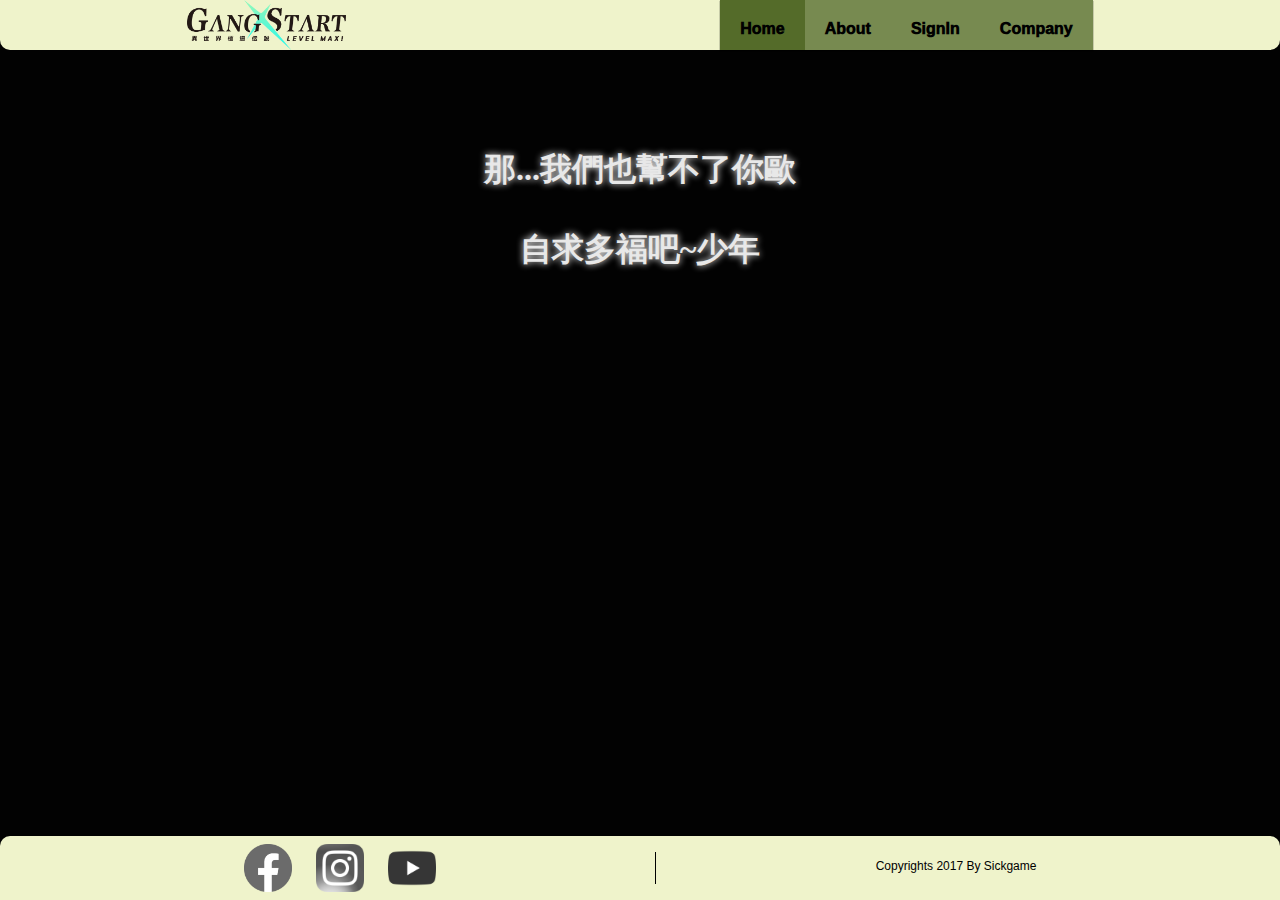
<file: forget.html>
<!DOCTYPE html>
<html lang="en" style="height:100%">
<head>
    <meta charset="UTF-8">
    <meta http-equiv="X-UA-Compatible" content="IE=edge">
    <meta name="viewport" content="width=device-width, initial-scale=1.0">
    <link rel="stylesheet" href="css/Normalize.css"> 
    <link rel="stylesheet" href="css/style.css">  
    <script src="js/jQuery 3.6.1.js"></script>
    <script src="https://code.jquery.com/jquery-3.6.1.min.js"></script>
    <title>Gang Start : 異世界極道傳說ㅣ非官方網站-找不到帳密</title>
</head>

<body onselectstart="return false" oncontextmenu="return false" style="height:100%"> <!-- onmousedown="return false"--> 
     <!--header-->
     <div class="wrapper">
        <div class="headerContainer">
            <header class="header">
                <img src="img/logo.png" class="logo" onmousedown="return false">
    
                <nav class="nav">
                    <ul class="nav-list">
                        <li class="nav-list-item in">
                            <a href="index.html" class="nav-list-link ">Home</a>
                        </li>
                        <li class="nav-list-item">
                            <a href="introduction.html" class="nav-list-link">About</a>
                        </li>
                        <li class="nav-list-item">
                            <a href="login.html" class="nav-list-link">SignIn</a>
                        </li>
                        <li class="nav-list-item">
                            <a href="other.html" class="nav-list-link">Company</a>
                        </li>
                    </ul>
                </nav>
                <div id="nav-icon3">
                    <span></span>
                    <span></span>
                    <span></span>
                    <span></span>
                </div>
                <div class="panel">
                    <a href="index.html" class="pages">Home</a>
                    <a href="introduction.html" class="pages">About</a>
                    <a href="login.html" class="pages">SignIn</a>
                    <a href="other.html" class="pages">Company</a>
                 </div>
            </header>
        </div>
    <!--main-->
    <div class="forget-main-content">
        <main class="main">

            <div class="mainTextArea">
                <h1 class="mainTitle">那...我們也幫不了你歐</h1>
                <h1 class="mainTitle">自求多福吧~少年</h1>
            </div>
        </main>
    </div>
</div>
<!--footer-->
<div class="footerContainer">
    <footer class="footer">
        <div class="footerIconList" onmousedown="return false" >
            <a href="https://www.facebook.com/sickgame/"><img src="img/FB.png" alt="FB" class="footerIcon"></a>
            <a href="https://www.instagram.com/sicktutu.cat/"><img src="img/IG.png" alt="IG" class="footerIcon"></a>
            <a href="https://www.youtube.com/@user-pn8vn2px2g/featured"><img src="img/YT.png" alt="YT" class="footerIcon"></a>
        </div>
        <div class="verLine"></div>
        <div class="copyRight">Copyrights 2017 By Sickgame</div>
    </footer>
</div>
    
<a href="#top"><button type="button" class="goTopBtn">TOP</button></a>
        <script src="js/script.js"></script>
        
                
</body>
</html>
</file>
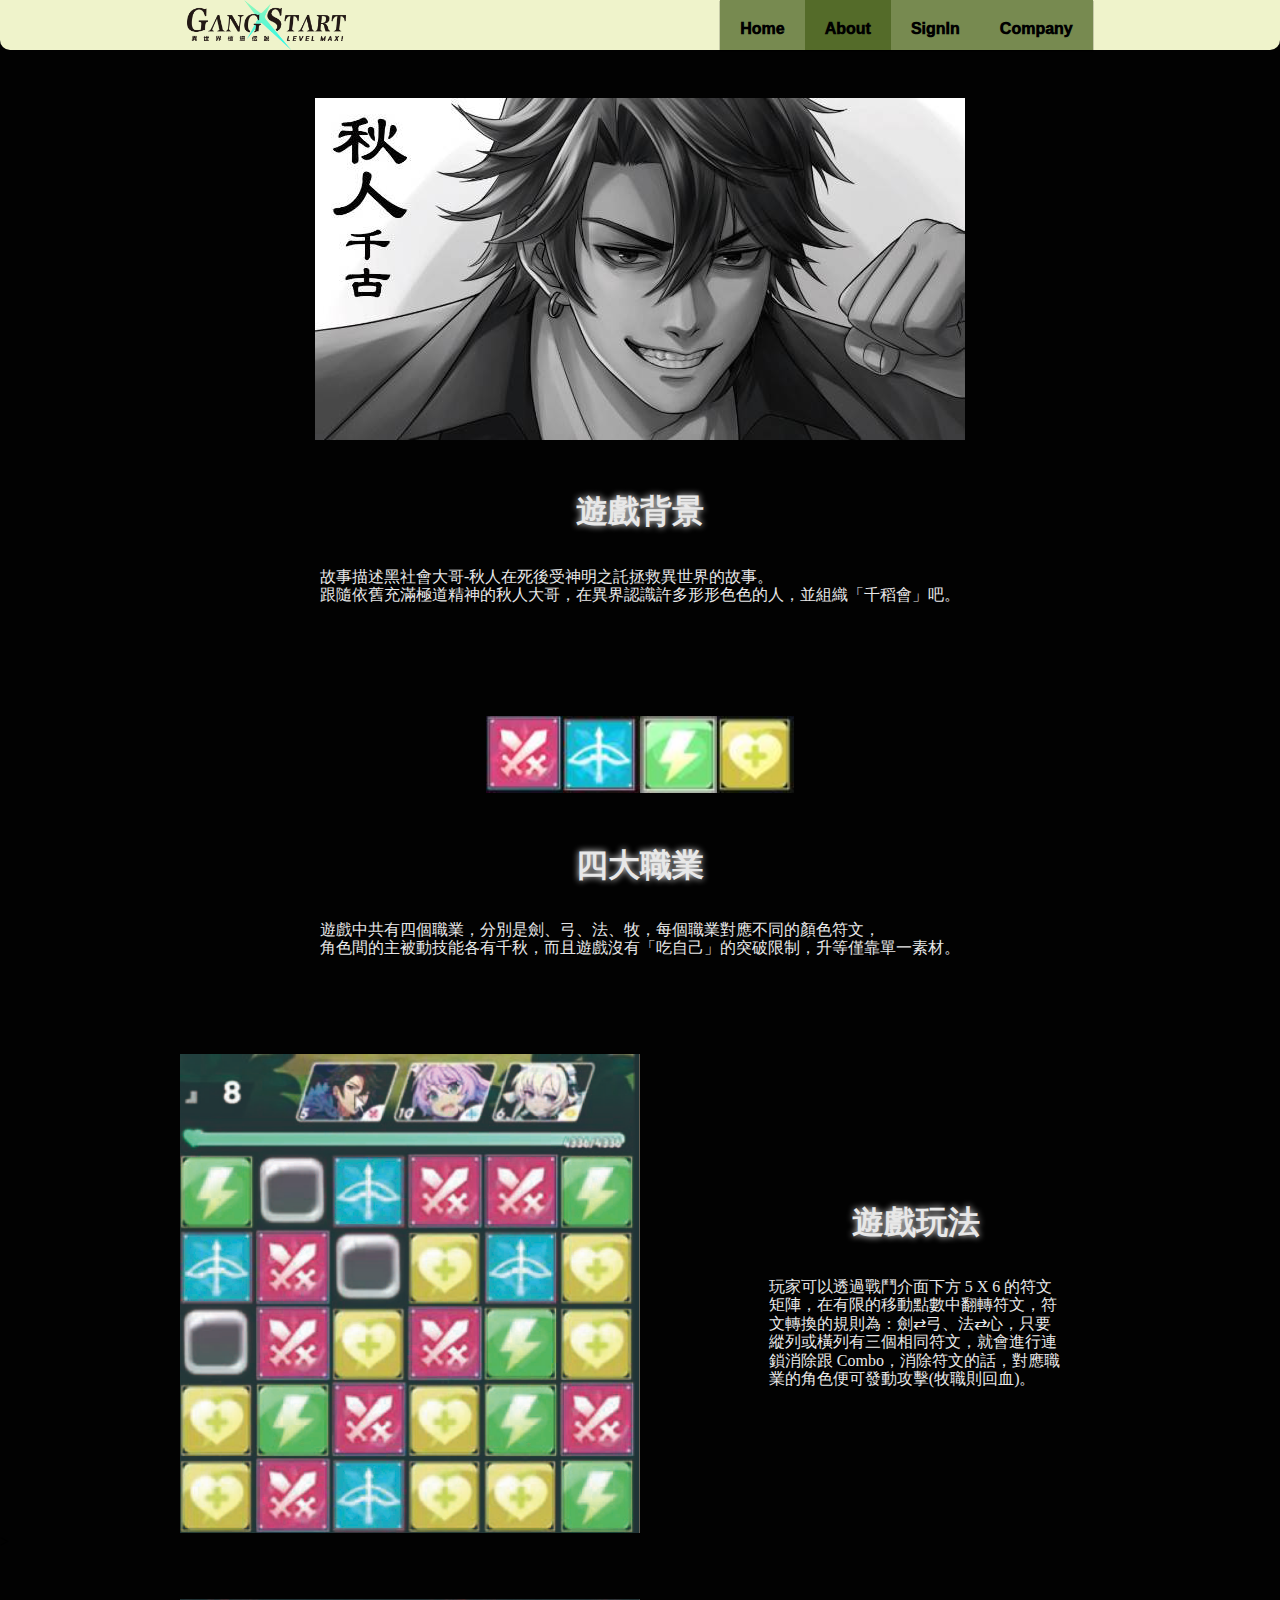
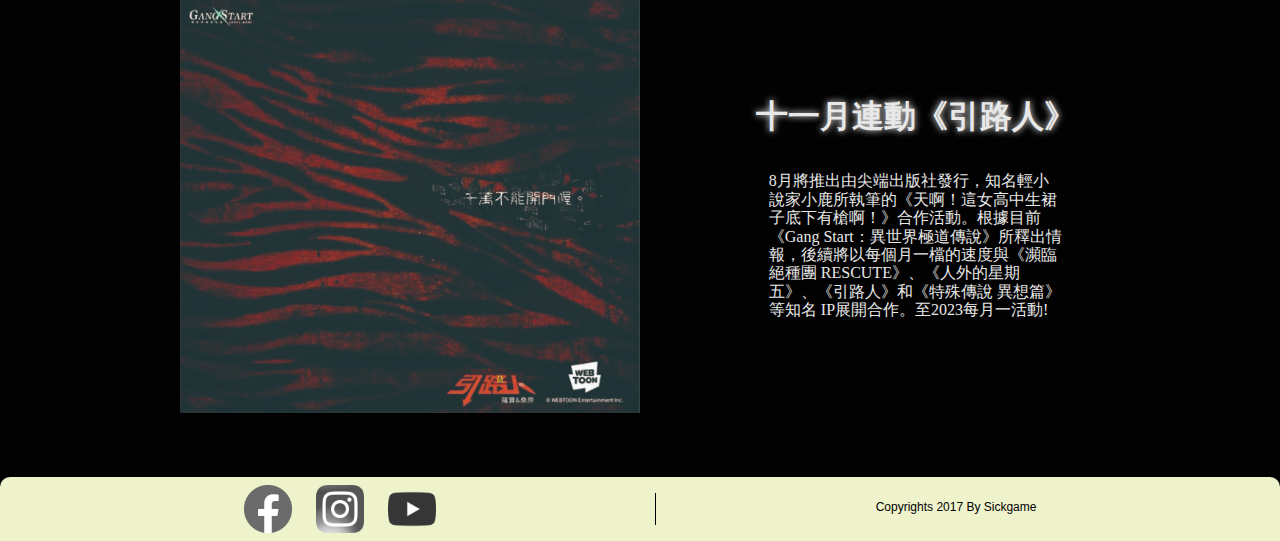
<file: introduction.html>
<!DOCTYPE html>
<html lang="en">
<head>
    <meta charset="UTF-8">
    <meta http-equiv="X-UA-Compatible" content="IE=edge">
    <meta name="viewport" content="width=device-width, initial-scale=1.0">
    <link rel="stylesheet" href="css/Normalize.css"> 
    <link rel="stylesheet" href="css/style.css">  
    <script src="js/jQuery 3.6.1.js"></script>
    <script src="https://code.jquery.com/jquery-3.6.1.min.js"></script>
    <title>Gang Start : 異世界極道傳說ㅣ非官方網站-遊戲介紹</title>
</head>

<body onselectstart="return false" oncontextmenu="return false"> <!-- onmousedown="return false"--> 
     <!--header-->
    <div class="headerContainer">
        <header class="header">
            <img src="img/logo.png" class="logo" onmousedown="return false">
            <nav class="nav">
                <ul class="nav-list">
                    <li class="nav-list-item">
                        <a href="index.html" class="nav-list-link ">Home</a>
                    </li>
                    <li class="nav-list-item in">
                        <a href="introduction.html" class="nav-list-link">About</a>
                    </li>
                    <li class="nav-list-item">
                        <a href="login.html" class="nav-list-link">SignIn</a>
                    </li>
                    <li class="nav-list-item">
                        <a href="other.html" class="nav-list-link">Company</a>
                    </li>
                </ul>
            </nav>
            <div id="nav-icon3">
                <span></span>
                <span></span>
                <span></span>
                <span></span>
            </div>
            <div class="panel">
                <a href="index.html" class="pages in">Home</a>
                <a href="introduction.html" class="pages">About</a>
                <a href="login.html" class="pages">SignIn</a>
                <a href="other.html" class="pages">Company</a>
             </div>
        </header>
    </div>
    <!--main-->
    <div class="mainContainer">
        <main class="main">
            <img src="img/maincharacter.jpg" class="mainArt">
                <div class="mainTextArea">
                    <h1 class="mainTitle">遊戲背景</h1>
                        <p class="mainText">
                            故事描述黑社會大哥-秋人在死後受神明之託拯救異世界的故事。<br>
                            跟隨依舊充滿極道精神的秋人大哥，在異界認識許多形形色色的人，並組織「千稻會」吧。
                </div>
        </main>
    </div>
        <!--aside1-->
    <div class="asideContainer">    
        <main class="main">

            <div class="Img-list" >
                <img src="img/sword.jpg" class="smallArt">
                <img src="img/archer.jpg" class="smallArt">
                <img src="img/caster.jpg" class="smallArt">
                <img src="img/heart.jpg" class="smallArt">
            </div>
            <div class="mainTextArea">
                <h1 class="mainTitle">四大職業</h1>
                <p class="mainText">
                    遊戲中共有四個職業，分別是劍、弓、法、牧，每個職業對應不同的顏色符文，<br>
                    角色間的主被動技能各有千秋，而且遊戲沒有「吃自己」的突破限制，升等僅靠單一素材。</p>
            </div>
        </main>
    </div>

        <!--aside2-->
    <div class="asideContainer">
        <aside class="aside">
            <img src="img/screen.jpg" class="asideArt">

             <div class="asideTextArea">
                <h1 class="asideTitle">遊戲玩法</h1>
                    <p class="asideText">
                        玩家可以透過戰鬥介面下方 5 X 6 的符文矩陣，在有限的移動點數中翻轉符文，符文轉換的規則為：劍⇄弓、法⇄心，只要縱列或橫列有三個相同符文，就會進行連鎖消除跟 Combo，消除符文的話，對應職業的角色便可發動攻擊(牧職則回血)。</p>
            </div>
        </aside>
    </div>
 <!--aside3-->>
    <div class="asideContainer">
        <aside class="aside">
         <img src="img/active.jpg" class="asideArt">

            <div class="asideTextArea">
                <h1 class="asideTitle">十一月連動《引路人》</h1>
                    <p class="asideText">
                        8月將推出由尖端出版社發行，知名輕小說家小鹿所執筆的《天啊！這女高中生裙子底下有槍啊！》合作活動。根據目前《Gang Start：異世界極道傳說》所釋出情報，後續將以每個月一檔的速度與《瀕臨絕種團 RESCUTE》、《人外的星期五》、《引路人》和《特殊傳說 異想篇》等知名 IP展開合作。至2023每月一活動!</p>
            </div>
        </aside>
    </div>
<!--footer-->
<div class="footerContainer">
    <footer class="footer">
        <div class="footerIconList" onmousedown="return false" >
            <a href="https://www.facebook.com/sickgame/"><img src="img/FB.png" alt="FB" class="footerIcon"></a>
            <a href="https://www.instagram.com/sicktutu.cat/"><img src="img/IG.png" alt="IG" class="footerIcon"></a>
            <a href="https://www.youtube.com/@user-pn8vn2px2g/featured"><img src="img/YT.png" alt="YT" class="footerIcon"></a>
        </div>
        <div class="verLine"></div>
        <div class="copyRight">Copyrights 2017 By Sickgame</div>
    </footer>
</div>
    
<a href="#top"><button type="button" class="goTopBtn">TOP</button></a>
        <script src="js/script.js"></script>
        
        
</body>
</html>
</file>
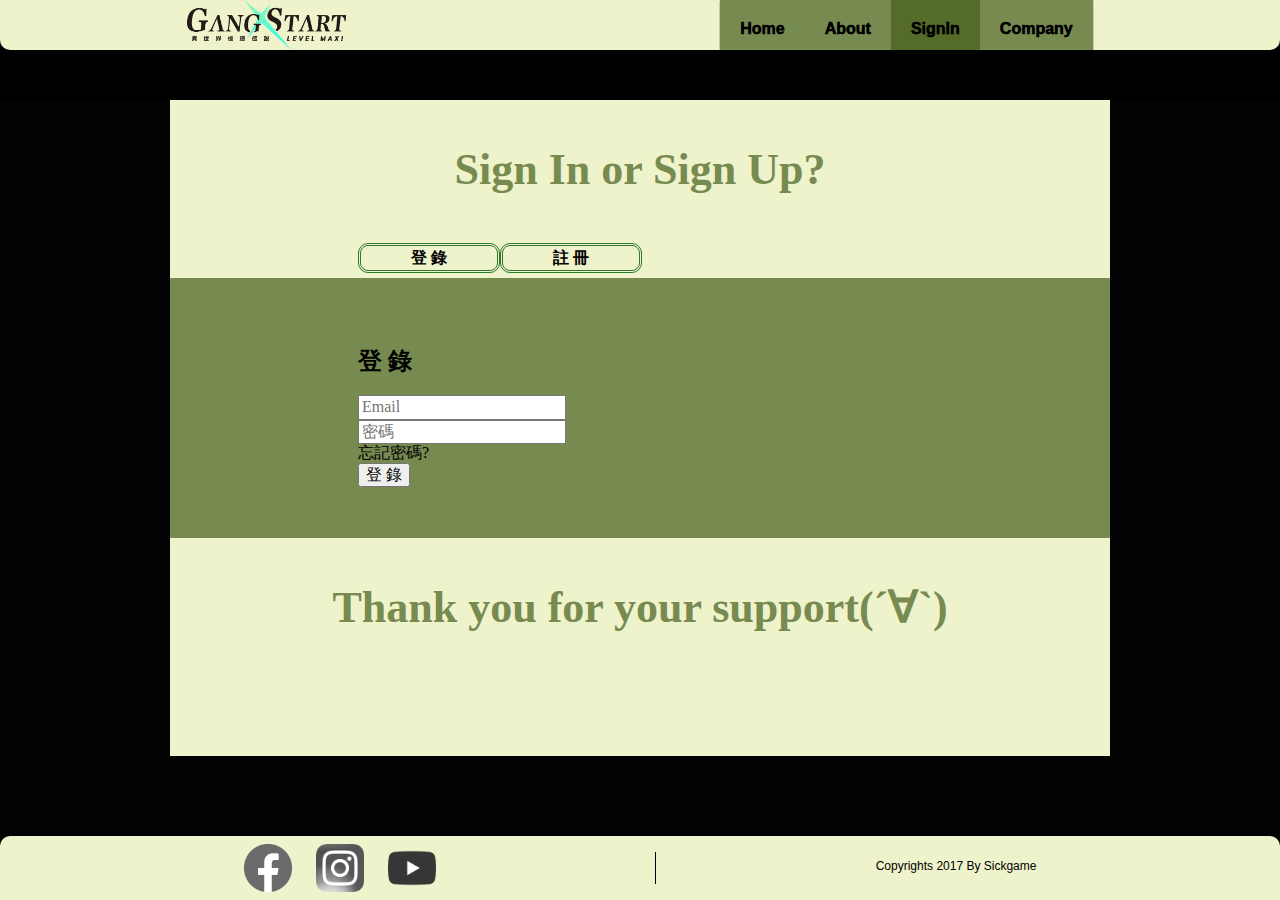
<file: login.html>
<!DOCTYPE html>
<html lang="en" style="height:100%">
<head>
    <meta charset="UTF-8">
    <meta http-equiv="X-UA-Compatible" content="IE=edge">
    <meta name="viewport" content="width=device-width, initial-scale=1.0">
    <link rel="stylesheet" href="css/Normalize.css"> 
    <link rel="stylesheet" href="css/style.css">  
    <script src="js/jQuery 3.6.1.js"></script>
    <script src="https://code.jquery.com/jquery-3.6.1.min.js"></script>
    <title>Gang Start : 異世界極道傳說ㅣ非官方網站-登入介面</title>
</head>

<body onselectstart="return false" oncontextmenu="return false" style="height:100%"> <!-- onmousedown="return false"--> 
     <!--header-->
<div class="wrapper">
    <div class="headerContainer">
        <header class="header">
            <img src="img/logo.png" class="logo" onmousedown="return false">
            <nav class="nav">
                <ul class="nav-list">
                    <li class="nav-list-item">
                        <a href="index.html" class="nav-list-link ">Home</a>
                    </li>
                    <li class="nav-list-item">
                        <a href="introduction.html" class="nav-list-link">About</a>
                    </li>
                    <li class="nav-list-item in">
                        <a href="login.html" class="nav-list-link">SignIn</a>
                    </li>
                    <li class="nav-list-item">
                        <a href="other.html" class="nav-list-link">Company</a>
                    </li>
                </ul>
            </nav>
            <div id="nav-icon3">
                <span></span>
                <span></span>
                <span></span>
                <span></span>
            </div>
            <div class="panel">
                <a href="index.html" class="pages">Home</a>
                <a href="introduction.html" class="pages">About</a>
                <a href="login.html" class="pages in">SignIn</a>
                <a href="other.html" class="pages">Company</a>
             </div>
        </header>
    </div>

    <!--main-->
    <div class="logblackbar"></div>
        <div class="logcontainer">
            <header class="logheader">
                <h1 class="logheader-title">Sign In or Sign Up?</h1><br>
            </header>

            <div class="logblock">
                               <!-- Overlay -->
			<div class="container__overlay">
				<div class="overlay">
					<div class="overlay__panel overlay--down">
						<button class="button-display" id="signIn">登 錄</button>
					</div>
                    
					<div class="overlay__panel overlay--up">
						<button class="button-display" id="signUp">註 冊</button>
					</div>
				</div>
			</div>
 
                <!-- Sign Up -->
                <div style="width:320px;float: right;margin:0 auto;" ></div>
                    <div class="container__form container--signup">
                        <form action="#" class="form" id="form1">
                            <h2 class="form__title">註 冊</h2>
                            <input type="text" placeholder="使用者名稱" class="input" /><br>
                            <input type="email" placeholder="Email" class="input" /><br>
                            <input type="password" placeholder="密碼" class="input" /><br>
                            <button class="btn">註 冊</button><br>
                            </form>
                    </div>
                
                <!-- Sign In -->
                <div style="width:320px;float: right;margin:0 auto;" ></div>
                    <div class="container__form container--signin">
                        <form action="#" class="form" id="form2">
                            <h2 class="form__title">登 錄</h2>
                            <input type="email" placeholder="Email" class="input" /><br>
                            <input type="password" placeholder="密碼" class="input" /><br>
                            <a href="forget.html" class="link">忘記密碼?</a><br>
                            <button class="btn">登 錄</button>
                        </form>
                    </div>

                    <header class="logheader">
                        <h1 class="logheader-title">Thank you for your support(´∀`)</h1><br>
                    </header>
            </div>
        </div>
    </div>
            <!--footer-->
            <div class="footerContainer">
                <footer class="footer">
                    <div class="footerIconList" onmousedown="return false" >
                        <a href="https://www.facebook.com/sickgame/"><img src="img/FB.png" alt="FB" class="footerIcon"></a>
                        <a href="https://www.instagram.com/sicktutu.cat/"><img src="img/IG.png" alt="IG" class="footerIcon"></a>
                        <a href="https://www.youtube.com/@user-pn8vn2px2g/featured"><img src="img/YT.png" alt="YT" class="footerIcon"></a>
                    </div>
                    <div class="verLine"></div>
                    <div class="copyRight">Copyrights 2017 By Sickgame</div>
                </footer>
            </div>
                
            <a href="#top"><button type="button" class="goTopBtn">TOP</button></a>
                    <script src="js/script.js"></script>
                    
                           
</body>
</html>
</file>
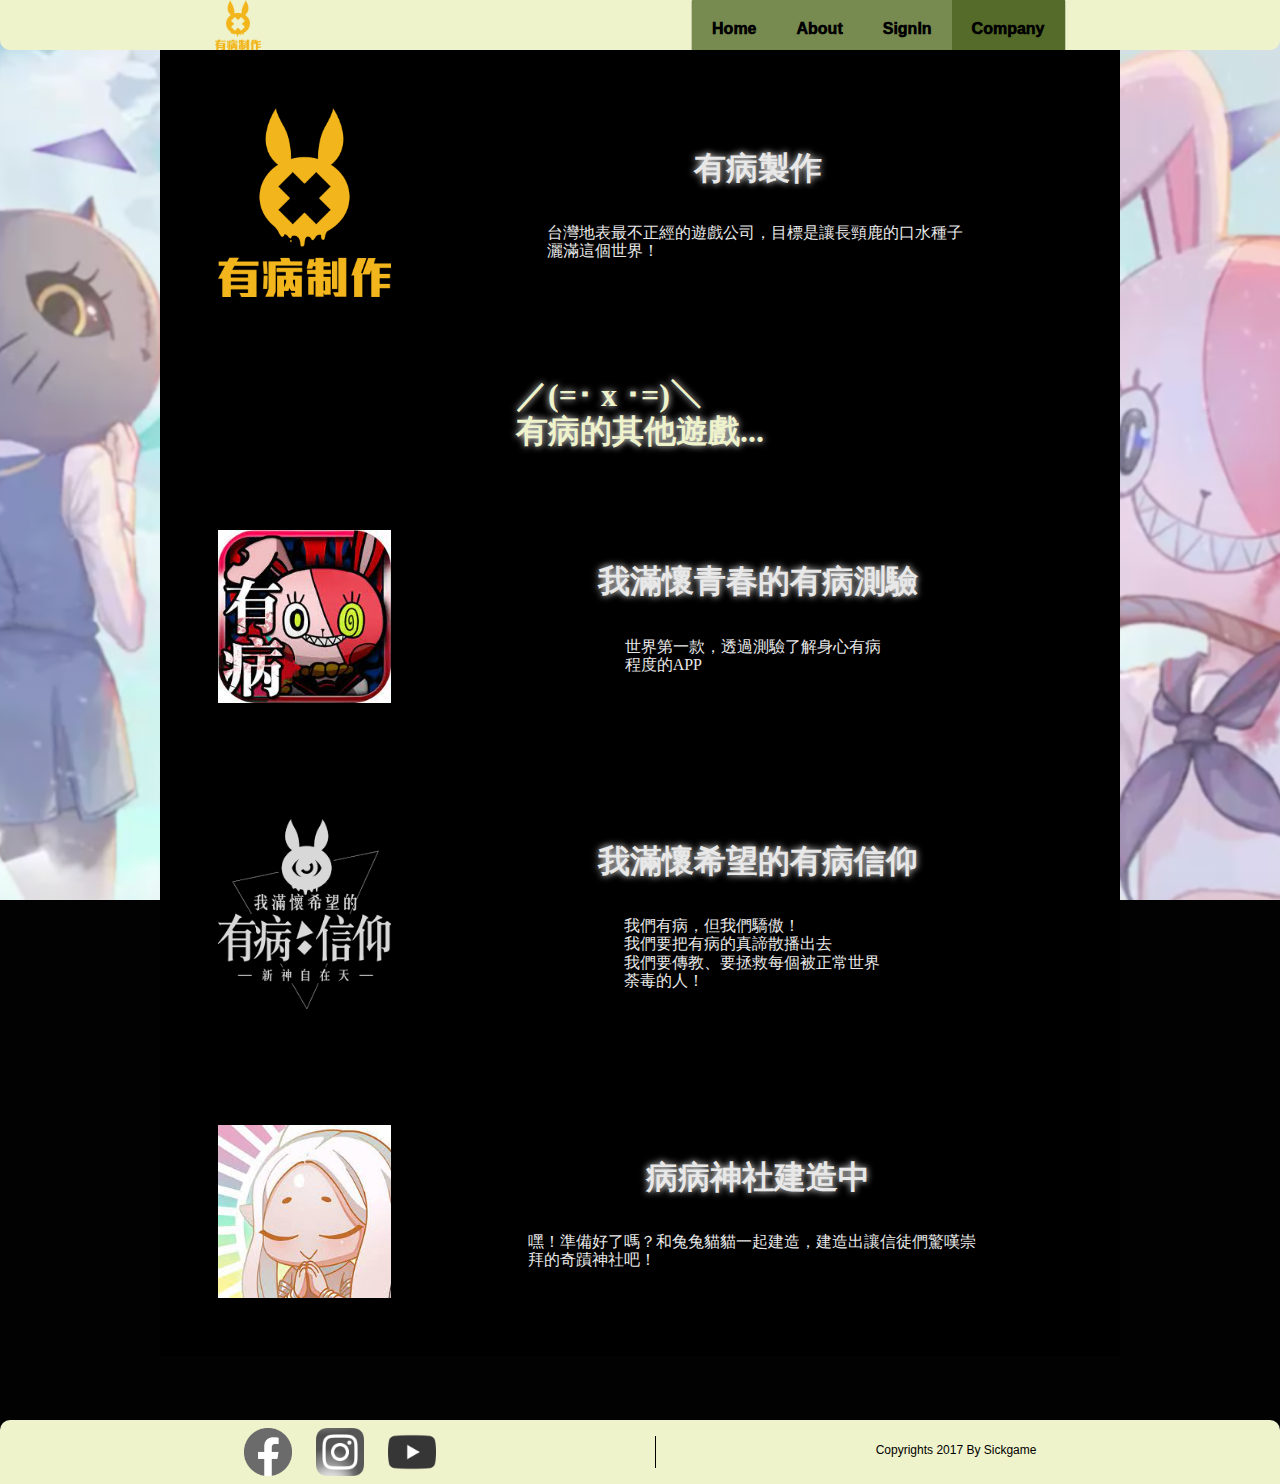
<file: other.html>
<!DOCTYPE html>
<html lang="en">
<head>
    <meta charset="UTF-8">
    <meta http-equiv="X-UA-Compatible" content="IE=edge">
    <meta name="viewport" content="width=device-width, initial-scale=1.0">
    <link rel="stylesheet" href="css/Normalize.css"> 
    <link rel="stylesheet" href="css/style.css">  
    <script src="js/jQuery 3.6.1.js"></script>
    <script src="https://code.jquery.com/jquery-3.6.1.min.js"></script>
    <title>Gang Start : 異世界極道傳說ㅣ非官方網站</title>
</head>

<body background="img/sickbackgnd.png" onselectstart="return false" oncontextmenu="return false"> <!-- onmousedown="return false"--> 
     <!--header-->
    <div class="headerContainer">
        <header class="header">
            <img src="img/sicklogo.png" class="logo" onmousedown="return false">
            <nav class="nav">
                <ul class="nav-list">
                    <li class="nav-list-item ">
                        <a href="index.html" class="nav-list-link ">Home</a>
                    </li>
                    <li class="nav-list-item">
                        <a href="introduction.html" class="nav-list-link">About</a>
                    </li>
                    <li class="nav-list-item">
                        <a href="login.html" class="nav-list-link">SignIn</a>
                    </li>
                    <li class="nav-list-item in">
                        <a href="other.html" class="nav-list-link">Company</a>
                    </li>
                </ul>
            </nav>
            <div id="nav-icon3">
                <span></span>
                <span></span>
                <span></span>
                <span></span>
            </div>
            <div class="panel">
                <a href="index.html" class="pages">Home</a>
                <a href="introduction.html" class="pages">About</a>
                <a href="login.html" class="pages">SignIn</a>
                <a href="other.html" class="pages in">Company</a>
             </div>
        </header>
    </div>

    <div class="otherContainer" >
        <aside class="otheraside">
            <img src="img/sicklogo.png" class="otherArt">
             <div class="otherTextArea">
                <h1 class="asideTitle">有病製作</h1>
                    <p class="asideText">
                        台灣地表最不正經的遊戲公司，目標是讓長頸鹿的口水種子灑滿這個世界！</p>
            </div>
        </aside>
        <h1 class="otherTitle">／(=･ x ･=)＼<br>有病的其他遊戲...</h1>
        <aside class="otheraside">
            <img src="img/sicktest.jpeg" class="otherArt">
             <div class="otherTextArea">
                <h1 class="asideTitle">我滿懷青春的有病測驗</h1>
                    <p class="asideText">
                        世界第一款，透過測驗了解身心有病程度的APP </p>
            </div>
        </aside>
        <aside class="otheraside">
            <img src="img/newgod.png" class="otherArt">
             <div class="otherTextArea">
                <h1 class="asideTitle">我滿懷希望的有病信仰</h1>
                    <p class="asideText">
                        我們有病，但我們驕傲！<br>
                        我們要把有病的真諦散播出去<br>
                        我們要傳教、要拯救每個被正常世界荼毒的人！</p>
            </div>
        </aside>
        <aside class="otheraside">
            <img src="img/sickbuild.jpeg" class="otherArt">
             <div class="otherTextArea">
                <h1 class="asideTitle">病病神社建造中</h1>
                    <p class="asideText">
                        嘿！準備好了嗎？和兔兔貓貓一起建造，建造出讓信徒們驚嘆崇拜的奇蹟神社吧！</p>
            </div>
        </aside>
    </div>
<!--footer-->
<div class="footerContainer">
    <footer class="footer">
        <div class="footerIconList" onmousedown="return false" >
            <a href="https://www.facebook.com/sickgame/"><img src="img/FB.png" alt="FB" class="footerIcon"></a>
            <a href="https://www.instagram.com/sicktutu.cat/"><img src="img/IG.png" alt="IG" class="footerIcon"></a>
            <a href="https://www.youtube.com/@user-pn8vn2px2g/featured"><img src="img/YT.png" alt="YT" class="footerIcon"></a>
        </div>
        <div class="verLine"></div>
        <div class="copyRight">Copyrights 2017 By Sickgame</div>
    </footer>
</div>
    
<a href="#top"><button type="button" class="goTopBtn">TOP</button></a>
        <script src="js/script.js"></script>
        
               
</body>
</html>
</file>
<file: css/style.css>
html{
  background-color: #020202;
}
html,body{  
  margin: 0;
}
body{
  display: flex;
  flex-direction: column;
  background-size: cover;
  background-repeat: no-repeat;
  background-attachment: fixed;
  background-position: center;
}
.wrapper{
  flex-grow: 1;
}
/*headerStart*/
.headerContainer{
  z-index: 1;
  width: 100%;
  background-color: #eff3cb;
  position: sticky;
  top: 0;
  border-bottom-left-radius: 10px;
  border-bottom-right-radius: 10px;
}

.header{
  display: flex;
  justify-content: space-around;
}

.headerIcon{
  width: 88px;
  height: 88px;
  }

.logo{
  width: auto;
  height: 50px;
  animation: logoScaleUp 3s;
}

@keyframes logoScaleUp {
  0% { scale: 0.1; }
}

/*dropMenuStart*/
.in {
  background-color:  #546b29;
}
.nav-list-item:hover {
  background-color:  #4c5934;
}

.nav-list-item:hover .nav-list-item-link {
  color: #778A50;
}

.nav-list-item:hover .nav-sublist{
  display: block;
}

.nav-list{
  box-shadow: 0 1px 1px 0px;
  background-color: #778A50;
  position: relative;
  display: flex;
  margin: 0;
  padding: 0;
  width: auto;
  height: 50px;
}
@media screen and (max-width: 550px) {
  .nav-list{
    display: none;
  }
}
.nav-list-item{
  list-style: none;
}

.nav-list-link{
  padding: 20px 20px;
  font-family: Arial;
  font-weight: bold;
  font-size: 16px;
  font-weight: 1000;
  text-decoration: none;
  color: #edf2c5;
  display: block;
}
.dropMenuBtn{
  display: flex;
  justify-content: space-evenly;
  flex-direction: column;
  height: 88px;
  width: 88px;
  margin-right: 24px;
  background-color: #464646;
  scale: 75%;
  border: 3px solid #e8e8e8;
  border-radius: 10px;
}

.dropMenuLine{
  position: relative;
  width: 52px;
  border-top:  solid #e8e8e8 10px;
  margin-left: 10px;
  
}

.dropMenuBtn:hover
{
  background-color: #151515;
  box-shadow: 0 0 100px rgb(255, 204, 110);
  cursor: pointer;
  transition: 1s;
}

.panel{
  display: none;
  position: absolute;
  height: auto;
  width: 110px;
  right: 20px;
  top: 50px;
  background-color:#778A50 ;
  color:#020202;
  font-family:Arial Black;
  cursor: pointer;
  border-bottom-left-radius: 10px;
  border-bottom-right-radius: 10px;
}

.pages{
  padding-left: 20px;
  background-color:#778A50 ;
  font-family:Arial Black;
  cursor: pointer;
  display: block;
  margin-block-start: 1em;
  margin-block-end: 1em;
  margin-inline-start: 0px;
  margin-inline-end: 0px;
}

.pages:hover{
  margin-left: 8px;
  background-color:#4c5934 ;
}


 #nav-icon3{
  width: 60px;
  height: 45px;
  position: relative;
  margin-top: 2px;
  -webkit-transform: rotate(0deg);
  -moz-transform: rotate(0deg);
  -o-transform: rotate(0deg);
  transform: rotate(0deg);
  -webkit-transition: .5s ease-in-out;
  -moz-transition: .5s ease-in-out;
  -o-transition: .5s ease-in-out;
  transition: .5s ease-in-out;
  cursor: pointer;
  display: none;
}
@media screen and (max-width: 550px) {
  #nav-icon3{
    display: block;
  }
}
#nav-icon3 span{
  display: block;
  position: absolute;
  height: 9px;
  width: 100%;
  background: #215713;
  border-radius: 9px;
  opacity: 1;
  left: 0;
  -webkit-transform: rotate(0deg);
  -moz-transform: rotate(0deg);
  -o-transform: rotate(0deg);
  transform: rotate(0deg);
  -webkit-transition: .25s ease-in-out;
  -moz-transition: .25s ease-in-out;
  -o-transition: .25s ease-in-out;
  transition: .25s ease-in-out;
}

#nav-icon3 span:nth-child(1) {
  top: 0px;
}

#nav-icon3 span:nth-child(2),#nav-icon3 span:nth-child(3) {
  top: 18px;
}

#nav-icon3 span:nth-child(4) {
  top: 36px;
}

#nav-icon3.open span:nth-child(1) {
  top: 18px;
  width: 0%;
  left: 50%;
}

#nav-icon3.open span:nth-child(2) {
  -webkit-transform: rotate(45deg);
  -moz-transform: rotate(45deg);
  -o-transform: rotate(45deg);
  transform: rotate(45deg);
}

#nav-icon3.open span:nth-child(3) {
  -webkit-transform: rotate(-45deg);
  -moz-transform: rotate(-45deg);
  -o-transform: rotate(-45deg);
  transform: rotate(-45deg);
}

#nav-icon3.open span:nth-child(4) {
  top: 18px;
  width: 0%;
  left: 50%;
}

/*mainStart*/

.mainContainer{
  max-width: 920px;
  max-height: 1260px;
  margin: 0 auto 0 auto;
}

.main{
  padding-top: 48px;
  display: flex;
  justify-content: center;
  flex-direction: column;
}

.mainArt{
  margin: 0 0 0 0 ;
  animation: fadeIn 3s;
  animation-timing-function: ease ;
  z-index: -1;
}
@media screen and (max-width: 1200px) {
  .mainArt{
    max-width: 100%;
  }
}
@media screen and (max-width: 768px) {
  .mainArt{
    max-width: 480px;
  }
}
@media screen and (max-width: 480px) {
  .mainArt{
    max-width: 320px;
  }
}

@keyframes fadeIn {
  0% { scale: 0.9; }
  0% { opacity: 0; }
  100% { opacity: 1; }
}

.mainTextArea{
  padding-top: 32px;
  display: flex;
  justify-content: center;
  flex-direction: column;
  max-width: 640px;
  color:#e8e8e8;
  font-family:Arial Black;
  margin: 0 auto 0 auto;
  padding-bottom: 32px;
}
@media screen and (max-width: 768px) {
  .mainTextArea{
    max-width: 480px;
  }
}
@media screen and (max-width: 480px) {
  .mainTextArea{
    max-width: 320px;
  }
}
.mainTitle{
  display: flex;
  justify-content: center;
  text-shadow: 0 0 7px #fff;
}

.mainText{
  display: flex;
  justify-content: center;
}

/*asideStart*/

.asideContainer{
  max-width: 920px;
  max-height: 1260px;
  margin: 0 auto 0 auto;
  padding-top: 16px;
}

.aside{
  padding-top: 32px;
  display: flex;
  justify-content: center;
}
.asideArt{
  margin: 0 0 0 0 ;
  width: 50%;
  height: 50%;
  top: 0;
}

.asideArtA{
  margin: 0 0 0 0 ;
  width: 50%;
  height: 50%;
  top: 0;
  padding-left: 5%;
}
@media screen and (max-width: 768px) {
  .asideArtA{
    width: 40%;
    height: 40%;
  }
}
.asideArtB{
  margin: 0 0 0 0 ;
  width: 50%;
  height: 50%;
  top: 0;
  padding-left: 5%;
}
@media screen and (max-width: 768px) {
  .asideArtB{
    width: 40%;
    height: 40%;
  }
}
@media screen and (max-width: 768px) {
  .asideArt{
    width: 33%;
    height: 33%;
  }
}
.asideArt:hover{
  position: relative;
  transition: 1s;
  scale: 1.1;
}

.asideArtA.scaleUp{
  animation: scaleUp 0.5s;
  animation-timing-function: ease ;
  animation-fill-mode:forwards;
}

.asideArtA.scaleDown{
  animation: scaleDown 0.5s;
  animation-timing-function: ease ;
  animation-fill-mode:forwards;

}

.asideArtB.scaleUp{
  animation: scaleUp 0.5s;
  animation-timing-function: ease ;
  animation-fill-mode:forwards;
}

.asideArtB.scaleDown{
  animation: scaleDown 0.5s;
  animation-timing-function: ease ;
  animation-fill-mode:forwards;
}

@keyframes scaleUp {
  from { scale: 1; }
  to { scale: 1.1; }
}

@keyframes scaleDown {
  from { scale: 1.1; }
  to { scale: 1; }
}


.asideTextArea{
  z-index: -1;
  display: flex;
  justify-content: center;
  flex-direction: column;
  max-width: 640px;
  color:#e8e8e8;
  font-family:Arial Black;
  margin: 0 auto 0 auto;
  animation: moveright 3s;
  margin-left: 10%;
}
.asideTextAreaA{
  z-index: -1;
  display: flex;
  justify-content: center;
  flex-direction: column;
  max-width: 640px;
  color:#e8e8e8;
  font-family:Arial Black;
  margin: 0 auto 0 auto;
  animation: moveright 3s;
}

.asideTextAreaB{
  z-index: -1;
  display: flex;
  justify-content: center;
  flex-direction: column;
  max-width: 640px;
  color:#e8e8e8;
  font-family:Arial Black;
  margin: 0 auto 0 auto;
  animation: moveright 3s;
}

@keyframes moveright {
  0% { padding-left: 200px; }
  0% { opacity: 0; }
}

.asideTitle{
  display: flex;
  justify-content: center;
  text-shadow: 0 0 7px #fff;
}

.asideText{
  display: flex;
  justify-content: center;
  margin-left: 10%;
  margin-right: 10%;
}

/*footerStart*/
.footer{
  position:relative;
  width: 100%;
  margin: 64px 0 0 0;
  height: 64px;
  background-color:#eff3cb;
  display: flex;
  justify-content: space-evenly;
  font-family: Arial;
  font-size: 12px;
  color:#000000;
  flex-direction: row;
  border-top-left-radius: 10px;
  border-top-right-radius: 10px;
}

.footerIconList{
  display: flex;
  justify-content: space-between;
  padding-top: 8px;
}

.footerIcon{
  max-width: 48px;
  max-height: 48px;
  padding-left: 24px;
  top: 0;
  transition: top 0.2s;
}

.footerIcon:hover{
  cursor: pointer;
  top:-4px;
  position: relative;
}

.copyRight{
  padding-top: 24px;
  padding-right: 24px;
  font-family: Arial;
  font-size: 12px;
  color:#000000;
}

/*line*/
.line{
  max-width: 1260px;
  margin: 0 auto 0 auto;
  border-top:  solid #7D7D7D 1px;
}

.verLine{
 margin-top: 16px;
  height: 32px;
  border-right:  solid #000000 1px;
}



/*goTop*/
.goTopBtn {
  display: none;
  z-index: 1;
  position: fixed;
  top: 0;
  right:0;
  height: 48px;
  width: 48px;
  margin-top: 84vh;
  background-color: #eff3cb;
  opacity: 0.7;
  border: none;
  font-weight: bold;
  font-size: 16px;
  text-decoration: none;
  font-family:Arial;
  color: #000000;
  border-top-left-radius: 10px;
  border-bottom-left-radius: 10px;
  
  }

.goTopBtn:hover{
  opacity: 1;
  cursor: pointer;
}

::-webkit-scrollbar {
  display: none;
}
    /*gameprodce*/

  .Img-list{
    width:100%;
    display:flex;
    justify-content:center;
}

    /*introductionimg*/
  .smallArt{
    margin: 0 0 0 0 ;
    width: 12%;
    height: 12%;
  }
  /*login*/
  .forget-main-content{
    min-height: 75%;

  }
 .logblackbar{
    width: 100%;
    height: 50px;
    background-color: #000000;
 }
  .logcontainer{

    max-width: 940px;
    height: 85%;
    margin-right: auto;
    margin-left: auto;
    background-color: #eff3cb;
    flex-direction: column;
}

.logheader{
    padding-top: 3px;
    display: flex;
    max-width: 100%;
    justify-content: center;
}
.logheader-title{
  line-height: 36px;
  font-weight:1000;
  font-family:Arial Black;
  font-size:44px; 
  font-weight: bold;
  color:#778a50;
  padding-top: 20px;
  padding-bottom: 20px;
  justify-content: center;
}
.logheader-title2{
  line-height: 36px;
  font-weight:800;
  font-family:Arial Black;
  font-size:38px; 
  font-weight: bold;
  color:#778a50;
  padding-top: 20px;
  padding-bottom: 20px;
  justify-content: center;
}
.rectangle{
  line-height:1px;
  position: relative;
  width: 320px;
  height: 30px;
  left: 310px;
  background-color: rgb(255, 255, 255);
  justify-content: center;
}

.logblock{
  justify-content: center;
}

.container_form{
  justify-content: center;
}
.container__overlay{
  padding-top: 5px;
  padding-bottom: 5px;
  margin-left: 20%;
  justify-content: center;
  flex-direction: row;
}
.overlay{

  display: flex;
}
.form {
  padding-top: 50px;
  padding-bottom: 50px;
  height: 160px;
  padding-left: 20%;
  justify-content: center;
}
.button-display{
  width: auto;
  height: 30px;
  padding-left: 50px;
  padding-right: 50px;
  font-weight: bold;
  list-style: none;
  background-color: #eff3cb;
  border:3px rgb(43, 121, 43) double;
  border-top-right-radius: 10px;
  border-bottom-right-radius: 10px;
  border-top-left-radius: 10px;
  border-bottom-left-radius: 10px;
}
.button-display:hover{
  background-color: #c2c5a5;
}
.form{
  display:none;
  background-color: #778a50;
  justify-content: center;
}
/* other*/

.otherContainer{
  width: 75%;
  height: auto;
  justify-content: center;
  margin: 0 auto 0 auto;
  background-color: #000000;
}
.otherTextArea{
  z-index: 0;
  display: flex;
  padding-left: 5%;
  justify-content: center;
  flex-direction: column;
  color:#e8e8e8;
  font-family:Arial Black;
  margin: 0 auto 0 auto;
  justify-content: center;
}
.otheraside{
  padding:  5%;
  display: flex;
  justify-content: center;
  background-color: #000000;
}
.otherArt{
  margin: 10px ;
  width: 20%;
  height: 20%;
  top: 0;
}
.otherTitle{
  display: flex;
  justify-content: center;
  color: #eff3cb;
  text-shadow: 0 0 7px #fff;
  background-color: #000000;
}
a:link    {color:black;}
a:visited {color:black;}
a{text-decoration:none}
a:hover{text-decoration:none}
</file>
